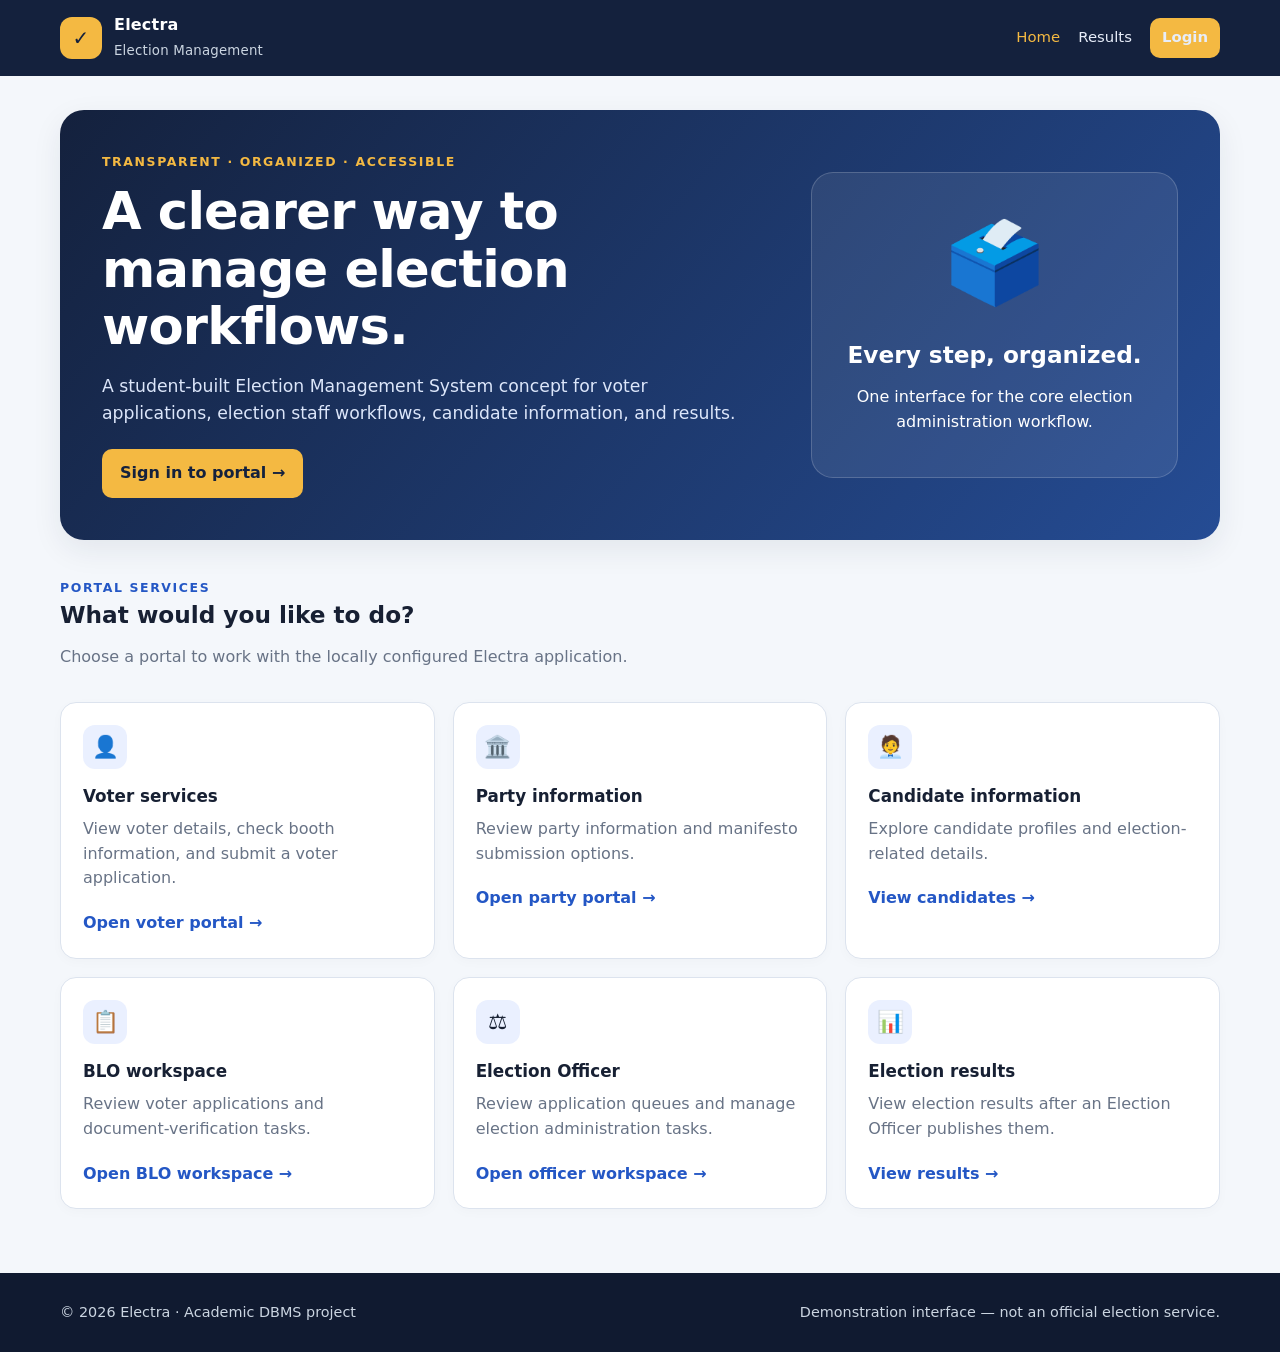
<file: Frontend/index.html>
<!doctype html>
<html lang="en">
<head><meta charset="utf-8"><meta http-equiv="refresh" content="0; url=pages/index.html"><meta name="viewport" content="width=device-width, initial-scale=1"><title>Electra - Election Management System</title></head>
<body><p>Opening <a href="pages/index.html">Electra</a>...</p></body>
</html>
</file>
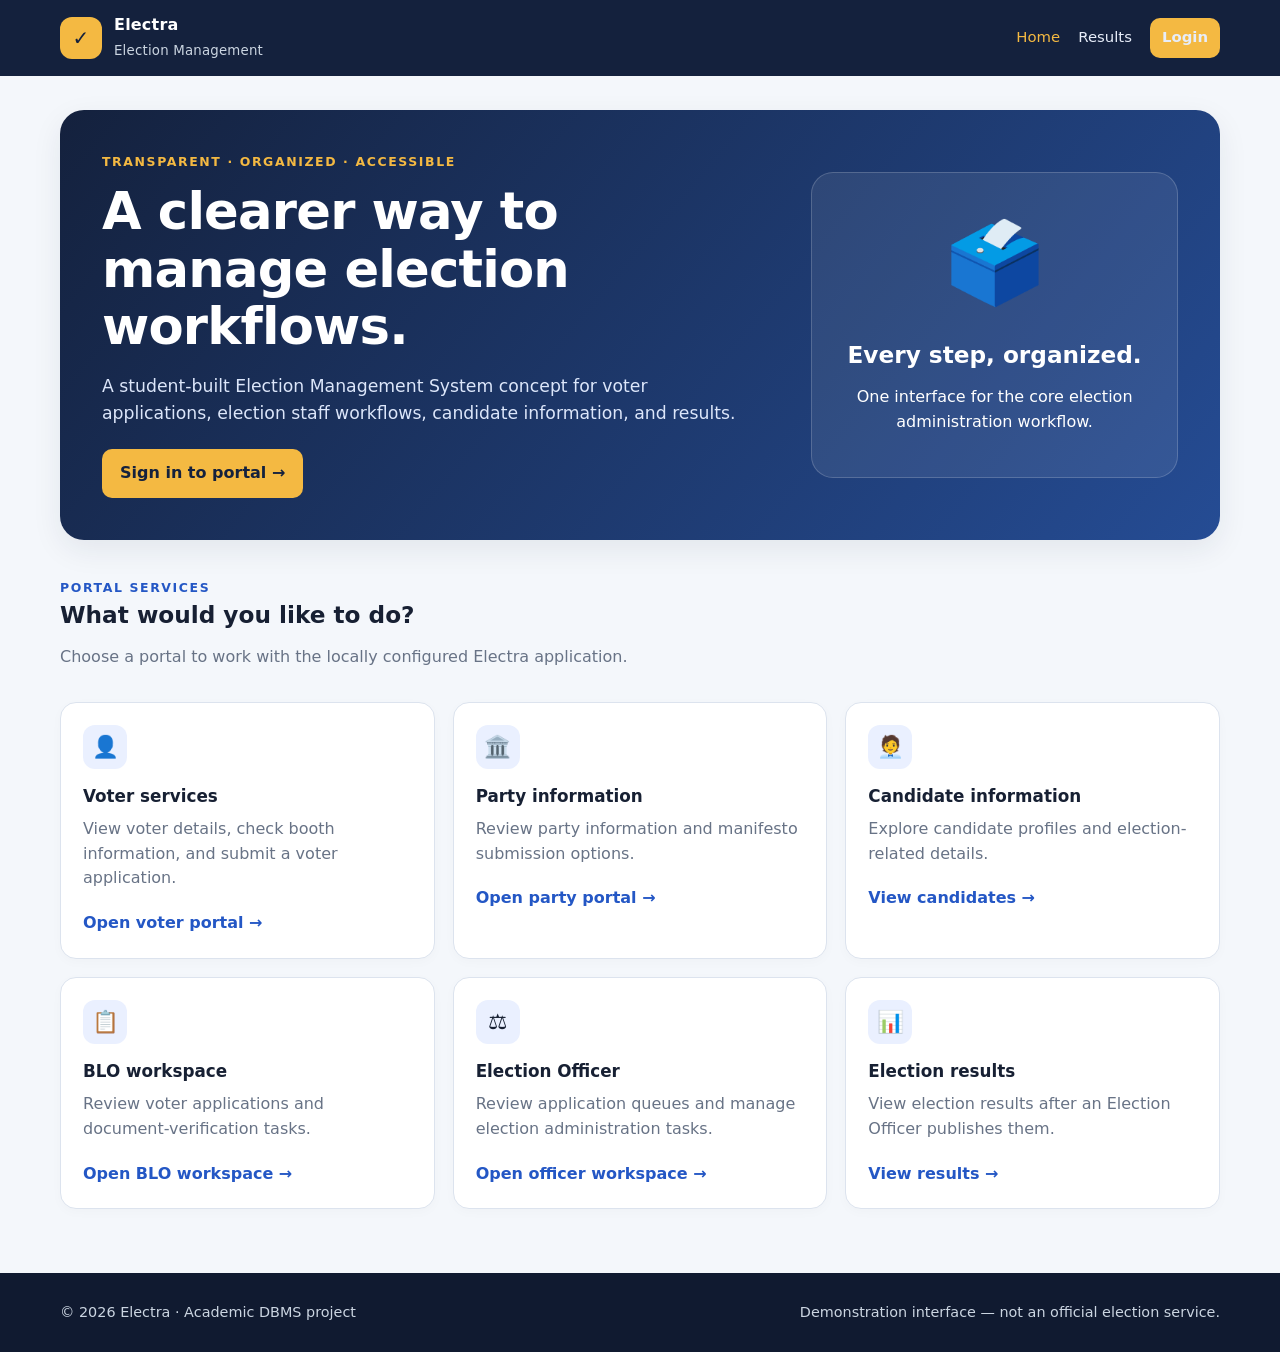
<file: Frontend/pages/index.html>
<!doctype html>
<html lang="en">
<head>
  <meta charset="utf-8">
  <meta name="viewport" content="width=device-width, initial-scale=1">
  <meta name="description" content="Electra election management system academic project">
  <title>Home | Electra</title>
  <link rel="stylesheet" href="../css/style.css">
  <script defer src="../js/main.js"></script>
  <script defer src="../js/auth.js"></script>
</head>
<body>
<header class="site-header">
  <div class="nav-wrap">
    <a class="brand" href="index.html"><span class="brand-mark">✓</span><span>Electra<br><small style="font-weight:500;color:#cbd5e1">Election Management</small></span></a>
    <nav class="nav-links" aria-label="Main navigation">
      <a href="index.html">Home</a>
      <a href="results.html">Results</a>
      <a class="btn btn-gold btn-small" href="login.html">Login</a>
    </nav>
  </div>
</header>
<main>

<section class="hero">
  <div>
    <div class="eyebrow">Transparent · Organized · Accessible</div>
    <h1>A clearer way to manage election workflows.</h1>
    <p class="lead">A student-built Election Management System concept for voter applications, election staff workflows, candidate information, and results.</p>
    <div class="actions">
      <a class="btn btn-gold" href="login.html">Sign in to portal →</a>
    </div>
  </div>
  <div class="hero-art"><span class="big-icon">🗳️</span><h2>Every step, organized.</h2><p>One interface for the core election administration workflow.</p></div>
</section>
<section class="section" id="services">
  <div class="section-head"><div><div class="eyebrow" style="color:var(--blue)">Portal services</div><h2>What would you like to do?</h2><p class="muted">Choose a portal to work with the locally configured Electra application.</p></div></div>
  <div class="grid">
    <article class="card"><div class="card-icon">👤</div><h3>Voter services</h3><p>View voter details, check booth information, and submit a voter application.</p><a class="card-link" href="voter.html">Open voter portal →</a></article>
    <article class="card"><div class="card-icon">🏛️</div><h3>Party information</h3><p>Review party information and manifesto submission options.</p><a class="card-link" href="party.html">Open party portal →</a></article>
    <article class="card"><div class="card-icon">🧑‍💼</div><h3>Candidate information</h3><p>Explore candidate profiles and election-related details.</p><a class="card-link" href="candidate.html">View candidates →</a></article>
    <article class="card"><div class="card-icon">📋</div><h3>BLO workspace</h3><p>Review voter applications and document-verification tasks.</p><a class="card-link" href="blo.html">Open BLO workspace →</a></article>
    <article class="card"><div class="card-icon">⚖️</div><h3>Election Officer</h3><p>Review application queues and manage election administration tasks.</p><a class="card-link" href="election-officer.html">Open officer workspace →</a></article>
    <article class="card"><div class="card-icon">📊</div><h3>Election results</h3><p>View election results after an Election Officer publishes them.</p><a class="card-link" href="results.html">View results →</a></article>
  </div>
</section>


</main>
<footer class="site-footer"><div class="footer-inner">
  <span>© <span data-current-year></span> Electra · Academic DBMS project</span>
  <span>Demonstration interface — not an official election service.</span>
</div></footer><div class="toast" role="status" aria-live="polite"></div>
</body>
</html>
</file>
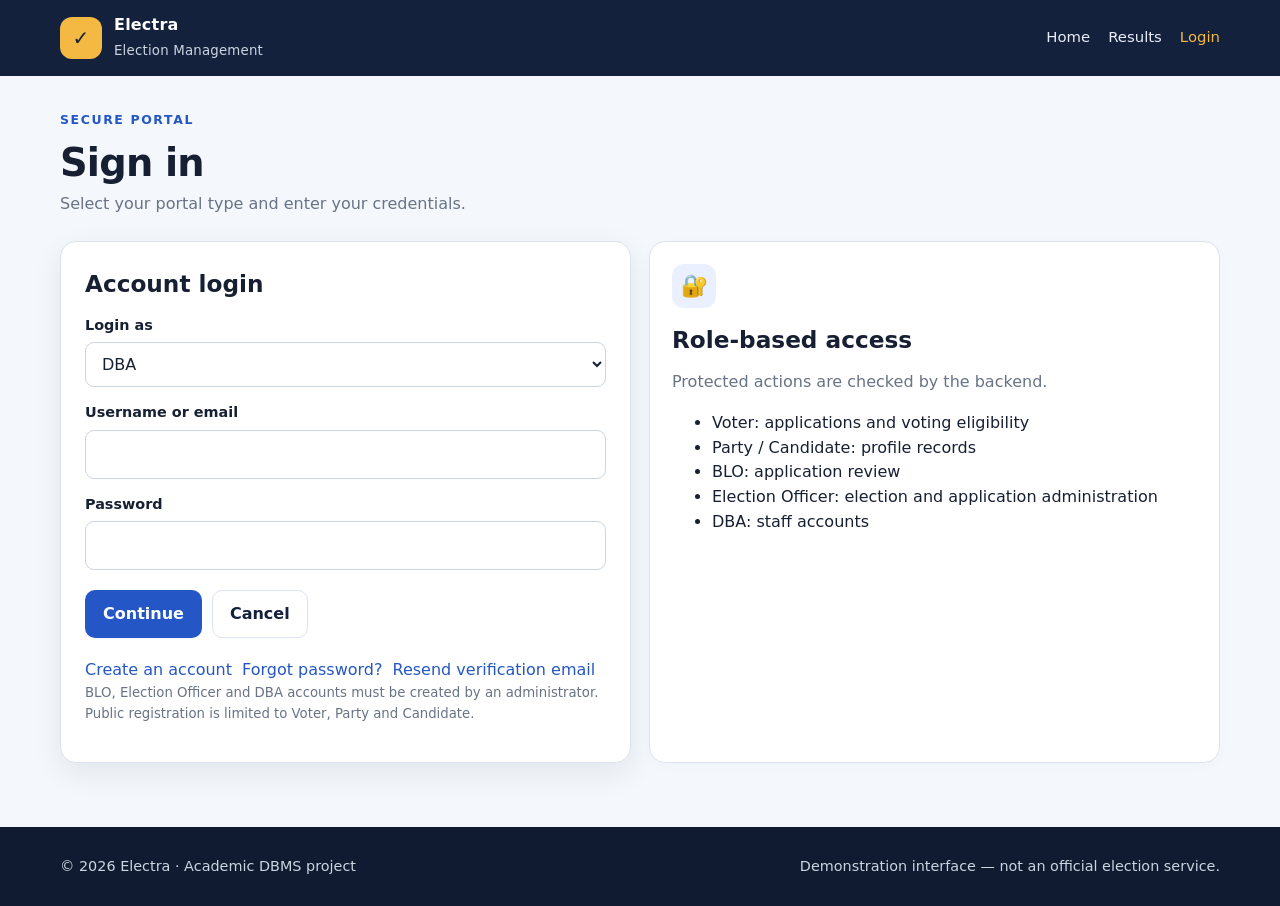
<file: Frontend/pages/account.html>
<!doctype html>
<html lang="en"><head><meta charset="utf-8"><meta name="viewport" content="width=device-width, initial-scale=1">
<meta name="description" content="Electra academic Election Management System"><title>Account Management | Electra</title>
<link rel="stylesheet" href="../css/style.css">
<script defer src="../js/config.js"></script><script defer src="../js/api.js"></script><script defer src="../js/main.js"></script><script defer src="../js/auth.js"></script><script defer src="../js/dashboard.js"></script>
</head><body><header class="site-header"><div class="nav-wrap">
<a class="brand" href="index.html"><span class="brand-mark">✓</span><span>Electra<br><small style="font-weight:500;color:#cbd5e1">Election Management</small></span></a>
<nav class="nav-links" aria-label="Main navigation"><a href="index.html">Home</a><a href="results.html">Results</a><a href="login.html">Login</a></nav>
</div></header><main>
<section class="page-title"><div class="eyebrow" style="color:var(--blue)">System administration</div><h1>Account management</h1><p class="muted">Create staff accounts and manage user access. This page is restricted to DBA users.</p></section>

<section class="panel"><h2>Create staff account</h2><form id="staff-form"><div class="form-grid"><div class="field"><label for="staff-role">Role</label><select id="staff-role" required><option value="">Choose role</option><option value="BLO">BLO</option><option value="Election Officer">Election Officer</option></select></div><div class="field"><label for="staff-name">Full name</label><input id="staff-name" required maxlength="100"></div><div class="field"><label for="staff-username">Username</label><input id="staff-username" required minlength="4" maxlength="40" pattern="[A-Za-z0-9_]+"></div><div class="field"><label for="staff-email">Email</label><input id="staff-email" type="email" required></div><div class="field"><label for="staff-password">Temporary password</label><input id="staff-password" type="password" required minlength="8"></div></div><div class="form-actions"><button class="btn" type="submit">Create staff account</button></div></form></section>
<section class="section panel"><div class="section-head"><h2>Registered accounts</h2><button class="btn btn-secondary btn-small" id="refresh-accounts" type="button">Refresh</button></div><div class="table-wrap"><table><thead><tr><th>Name</th><th>Username</th><th>Email</th><th>Role</th><th>Status</th><th>Actions</th></tr></thead><tbody id="accounts-list"><tr><td colspan="6">Loading…</td></tr></tbody></table></div></section>

</main><footer class="site-footer"><div class="footer-inner"><span>© <span data-current-year></span> Electra · Academic DBMS project</span><span>Demonstration interface — not an official election service.</span></div></footer><div class="toast" role="status" aria-live="polite"></div></body></html>
</file>
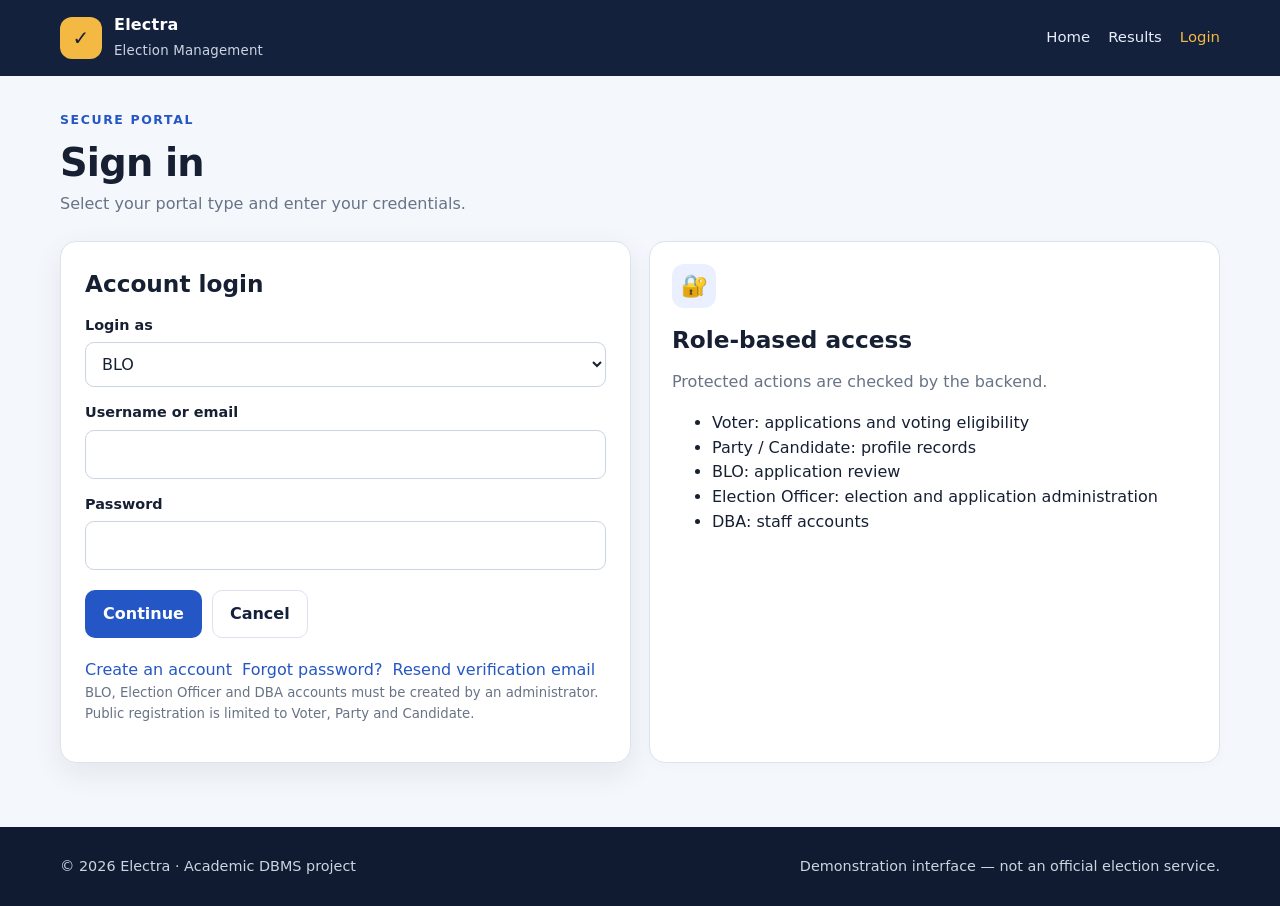
<file: Frontend/pages/blo.html>
<!doctype html>
<html lang="en"><head><meta charset="utf-8"><meta name="viewport" content="width=device-width, initial-scale=1">
<meta name="description" content="Electra academic Election Management System"><title>BLO Dashboard | Electra</title>
<link rel="stylesheet" href="../css/style.css">
<script defer src="../js/config.js"></script><script defer src="../js/api.js"></script><script defer src="../js/main.js"></script><script defer src="../js/auth.js"></script><script defer src="../js/dashboard.js"></script>
</head><body><header class="site-header"><div class="nav-wrap">
<a class="brand" href="index.html"><span class="brand-mark">✓</span><span>Electra<br><small style="font-weight:500;color:#cbd5e1">Election Management</small></span></a>
<nav class="nav-links" aria-label="Main navigation"><a href="index.html">Home</a><a href="results.html">Results</a><a href="login.html">Login</a></nav>
</div></header><main>
<section class="page-title"><div class="eyebrow" style="color:var(--blue)">BLO workspace</div><h1>Booth Level Officer dashboard</h1><p class="muted">Review voter applications and record verification outcomes.</p></section>

<section class="section panel"><div class="section-head"><div><h2>Application review queue</h2><p class="muted">Records are retrieved from the MySQL database.</p></div><button class="btn btn-secondary btn-small" id="refresh-applications" type="button">Refresh queue</button></div><div class="table-wrap"><table><thead><tr><th>Reference</th><th>Applicant</th><th>Request</th><th>Booth</th><th>Status</th><th>Review</th></tr></thead><tbody id="review-queue"><tr><td colspan="6">Loading…</td></tr></tbody></table></div></section>
<section class="section panel"><h2>Record review outcome</h2><form id="review-form"><input id="review-id" type="hidden"><div class="form-grid"><div class="field"><label for="app-ref">Application reference</label><input id="app-ref" required></div><div class="field"><label for="review-outcome">Outcome</label><select id="review-outcome" required><option value="">Choose outcome</option><option value="Approved">Approve</option><option value="Needs Information">Request more information</option><option value="Rejected">Reject</option></select></div><div class="field full"><label for="review-notes">Review notes</label><textarea id="review-notes"></textarea></div></div><div class="form-actions"><button class="btn" type="submit">Save review</button></div></form></section>

</main><footer class="site-footer"><div class="footer-inner"><span>© <span data-current-year></span> Electra · Academic DBMS project</span><span>Demonstration interface — not an official election service.</span></div></footer><div class="toast" role="status" aria-live="polite"></div></body></html>
</file>
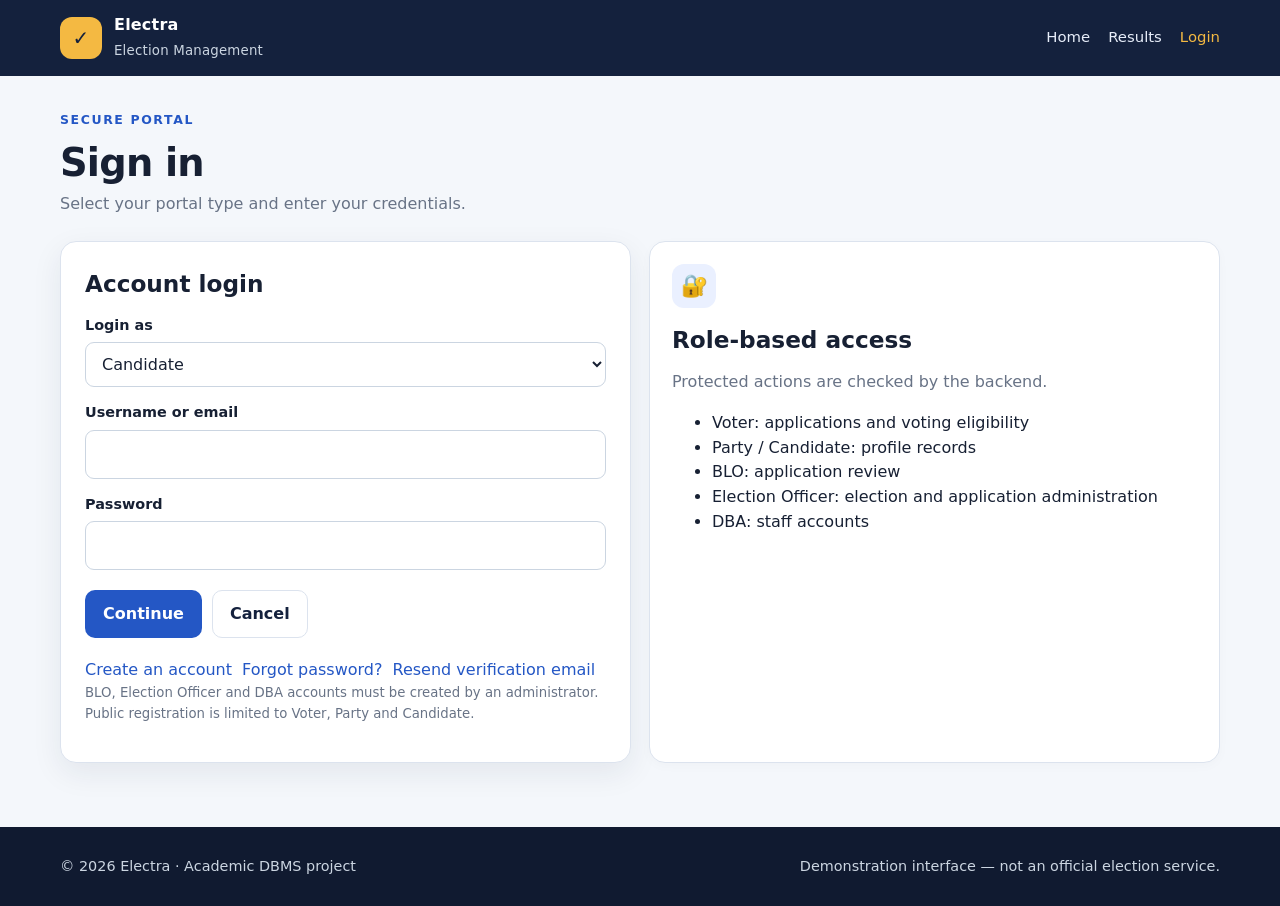
<file: Frontend/pages/candidate.html>
<!doctype html>
<html lang="en"><head><meta charset="utf-8"><meta name="viewport" content="width=device-width, initial-scale=1">
<meta name="description" content="Electra academic Election Management System"><title>Candidate Portal | Electra</title>
<link rel="stylesheet" href="../css/style.css">
<script defer src="../js/config.js"></script><script defer src="../js/api.js"></script><script defer src="../js/main.js"></script><script defer src="../js/auth.js"></script><script defer src="../js/dashboard.js"></script>
</head><body><header class="site-header"><div class="nav-wrap">
<a class="brand" href="index.html"><span class="brand-mark">✓</span><span>Electra<br><small style="font-weight:500;color:#cbd5e1">Election Management</small></span></a>
<nav class="nav-links" aria-label="Main navigation"><a href="index.html">Home</a><a href="results.html">Results</a><a href="login.html">Login</a></nav>
</div></header><main>
<section class="page-title"><div class="eyebrow" style="color:var(--blue)">Candidate portal</div><h1>Candidate dashboard</h1><p class="muted">Maintain your candidate profile and review the candidate directory.</p></section>

<section class="panel"><h2>My candidate profile</h2><form id="candidate-profile-form"><div class="form-grid"><div class="field"><label for="candidate-name">Candidate name</label><input id="candidate-name" required></div><div class="field"><label for="candidate-party">Party</label><select id="candidate-party"><option value="">Independent / no party</option></select></div><div class="field"><label for="candidate-constituency">Constituency</label><input id="candidate-constituency"></div><div class="field"><label for="candidate-contact">Contact email</label><input id="candidate-contact" type="email"></div><div class="field full"><label for="candidate-bio">Public profile summary</label><textarea id="candidate-bio"></textarea></div></div><div class="form-actions"><button class="btn" type="submit">Save candidate profile</button></div></form></section>
<section class="section panel"><div class="section-head"><h2>Candidate directory</h2><button class="btn btn-secondary btn-small" id="refresh-candidates" type="button">Refresh</button></div><div class="table-wrap"><table><thead><tr><th>Candidate</th><th>Party</th><th>Constituency</th><th>Contact</th><th>Profile</th></tr></thead><tbody id="candidate-directory"><tr><td colspan="5">Loading…</td></tr></tbody></table></div></section>

</main><footer class="site-footer"><div class="footer-inner"><span>© <span data-current-year></span> Electra · Academic DBMS project</span><span>Demonstration interface — not an official election service.</span></div></footer><div class="toast" role="status" aria-live="polite"></div></body></html>
</file>
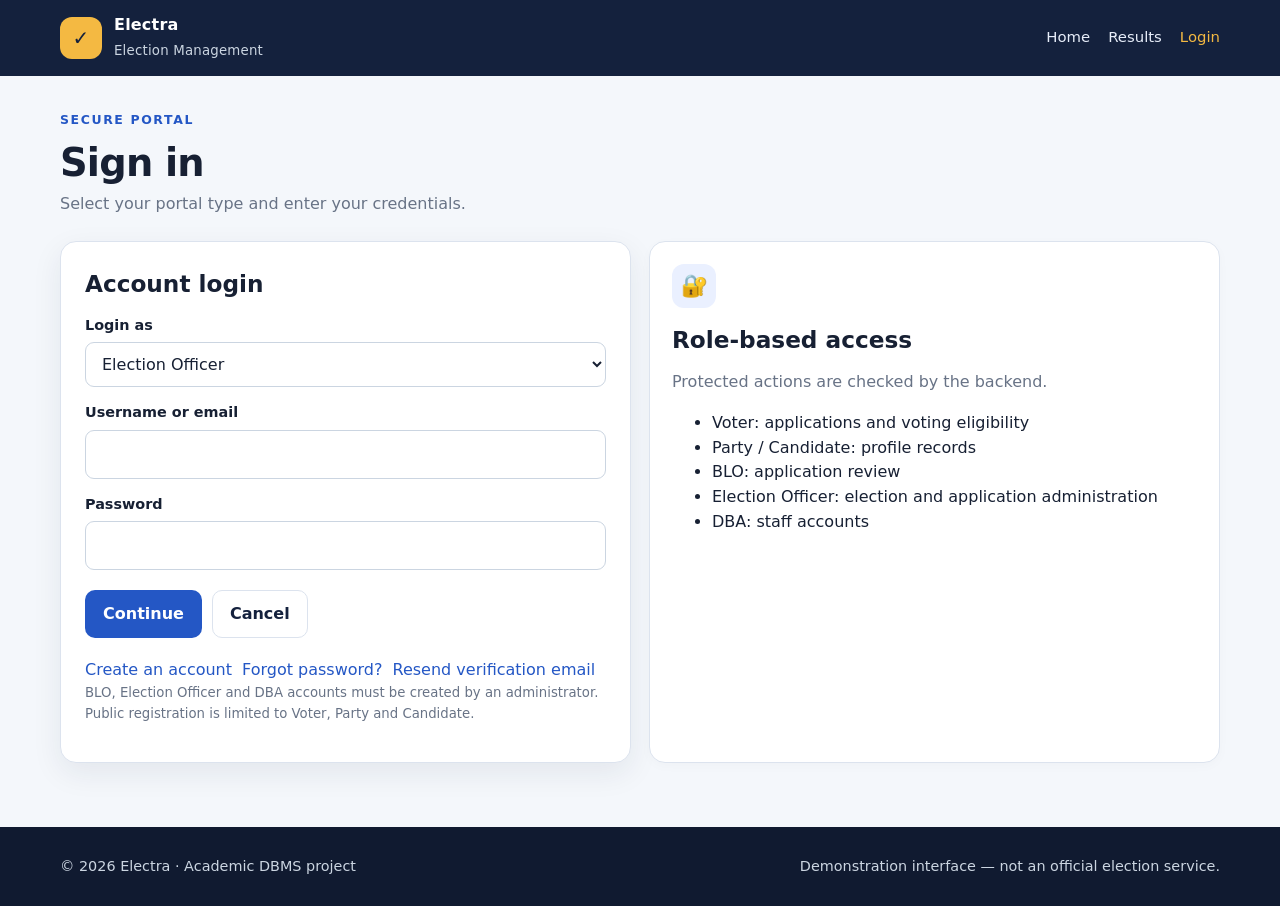
<file: Frontend/pages/election-officer.html>
<!doctype html>
<html lang="en"><head><meta charset="utf-8"><meta name="viewport" content="width=device-width, initial-scale=1">
<meta name="description" content="Electra academic Election Management System"><title>Election Officer | Electra</title>
<link rel="stylesheet" href="../css/style.css">
<script defer src="../js/config.js"></script><script defer src="../js/api.js"></script><script defer src="../js/main.js"></script><script defer src="../js/auth.js"></script><script defer src="../js/dashboard.js"></script>
</head><body><header class="site-header"><div class="nav-wrap">
<a class="brand" href="index.html"><span class="brand-mark">✓</span><span>Electra<br><small style="font-weight:500;color:#cbd5e1">Election Management</small></span></a>
<nav class="nav-links" aria-label="Main navigation"><a href="index.html">Home</a><a href="results.html">Results</a><a href="login.html">Login</a></nav>
</div></header><main>
<section class="page-title"><div class="eyebrow" style="color:var(--blue)">Administration</div><h1>Election Officer dashboard</h1><p class="muted">Review applications, create elections, assign candidates and manage election status.</p></section>

<section class="section panel"><div class="section-head"><h2>Application decision queue</h2><button class="btn btn-secondary btn-small" id="refresh-applications" type="button">Refresh</button></div><div class="table-wrap"><table><thead><tr><th>Reference</th><th>Applicant</th><th>Type</th><th>Status</th><th>Decision</th></tr></thead><tbody id="officer-applications"><tr><td colspan="5">Loading…</td></tr></tbody></table></div></section>
<div class="grid two section"><section class="panel"><h2>Create election</h2><form id="election-form"><div class="field"><label for="election-name">Election name</label><input id="election-name" required maxlength="150"></div><div class="field" style="margin-top:14px"><label for="election-date">Election date</label><input id="election-date" type="date" required></div><div class="field" style="margin-top:14px"><label for="election-status">Initial status</label><select id="election-status"><option value="Draft">Draft</option><option value="Scheduled">Scheduled</option></select></div><div class="field" style="margin-top:14px"><label for="election-description">Description</label><textarea id="election-description"></textarea></div><div class="form-actions"><button class="btn" type="submit">Create election</button></div></form></section>
<section class="panel"><h2>Assign candidate to election</h2><form id="assign-candidate-form"><div class="field"><label for="assign-election">Election</label><select id="assign-election" required><option value="">Select election</option></select></div><div class="field" style="margin-top:14px"><label for="assign-candidate">Candidate</label><select id="assign-candidate" required><option value="">Select candidate</option></select></div><div class="field" style="margin-top:14px"><label for="assign-booth">Booth (optional)</label><select id="assign-booth"><option value="">All / not specified</option></select></div><div class="form-actions"><button class="btn" type="submit">Assign candidate</button></div></form></section></div>
<section class="section panel"><h2>Election management</h2><div class="table-wrap"><table><thead><tr><th>Election</th><th>Date</th><th>Status</th><th>Update status</th></tr></thead><tbody id="election-list"><tr><td colspan="4">Loading…</td></tr></tbody></table></div></section>

</main><footer class="site-footer"><div class="footer-inner"><span>© <span data-current-year></span> Electra · Academic DBMS project</span><span>Demonstration interface — not an official election service.</span></div></footer><div class="toast" role="status" aria-live="polite"></div></body></html>
</file>
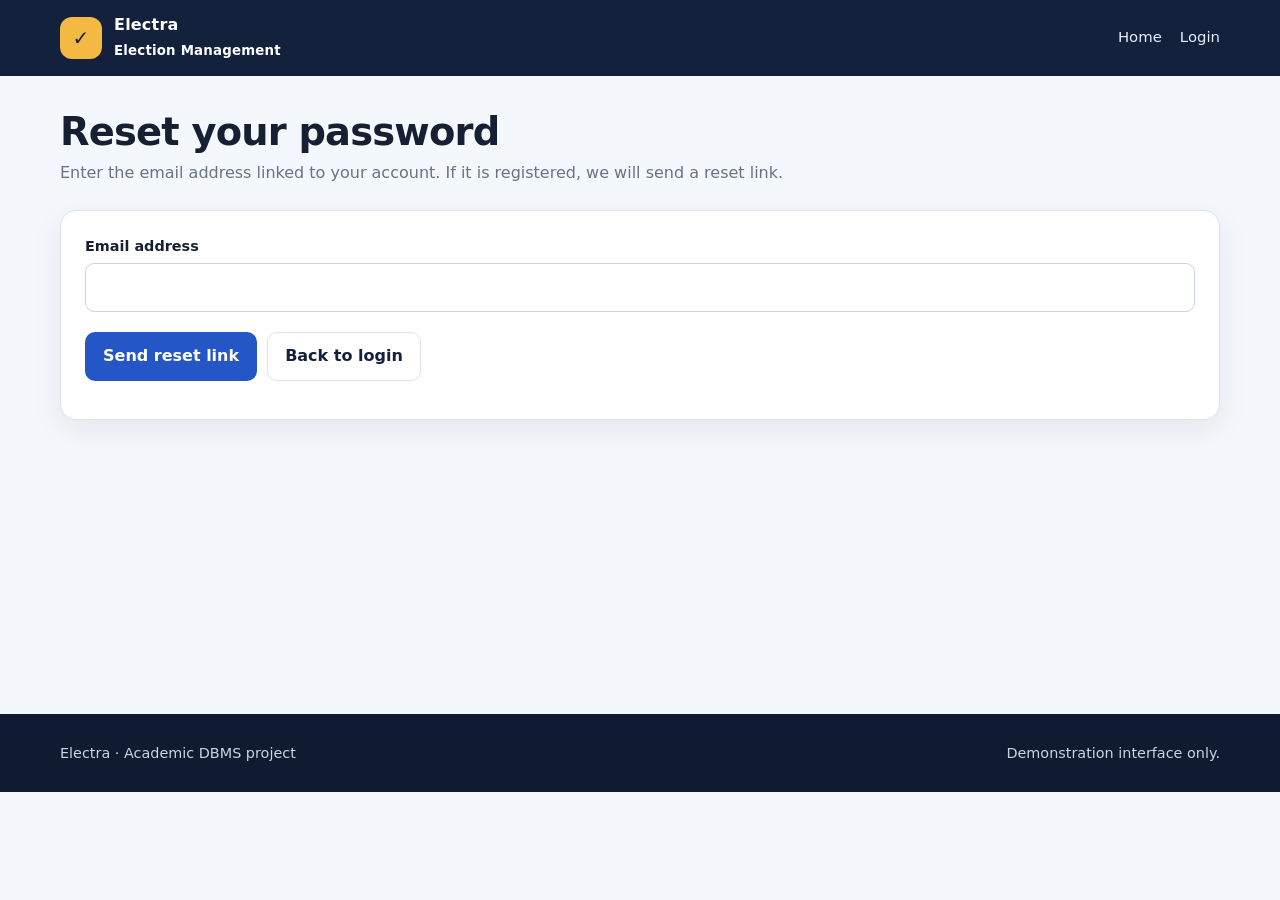
<file: Frontend/pages/forgot-password.html>
<!doctype html>
<html lang="en"><head><meta charset="utf-8"><meta name="viewport" content="width=device-width, initial-scale=1">
<meta name="description" content="Request a password reset for Electra"><title>Forgot password | Electra</title>
<link rel="stylesheet" href="../css/style.css">
<script defer src="../js/config.js"></script><script defer src="../js/api.js"></script><script defer src="../js/main.js"></script><script defer src="../js/account-recovery.js"></script></head>
<body><header class="site-header"><div class="nav-wrap"><a class="brand" href="index.html"><span class="brand-mark">✓</span><span>Electra<br><small>Election Management</small></span></a><nav class="nav-links"><a href="index.html">Home</a><a href="login.html">Login</a></nav></div></header>
<main><section class="page-title"><h1>Reset your password</h1><p class="muted">Enter the email address linked to your account. If it is registered, we will send a reset link.</p></section>
<section class="panel"><form id="forgot-password-form"><div class="field"><label for="recovery-email">Email address</label><input id="recovery-email" name="email" type="email" autocomplete="email" required maxlength="254"></div><div class="form-actions"><button class="btn" type="submit">Send reset link</button><a class="btn btn-secondary" href="login.html">Back to login</a></div></form><p id="recovery-message" class="help" role="status" aria-live="polite"></p></section></main>
<footer class="site-footer"><div class="footer-inner"><span>Electra · Academic DBMS project</span><span>Demonstration interface only.</span></div></footer><div class="toast" role="status" aria-live="polite"></div></body></html>
</file>
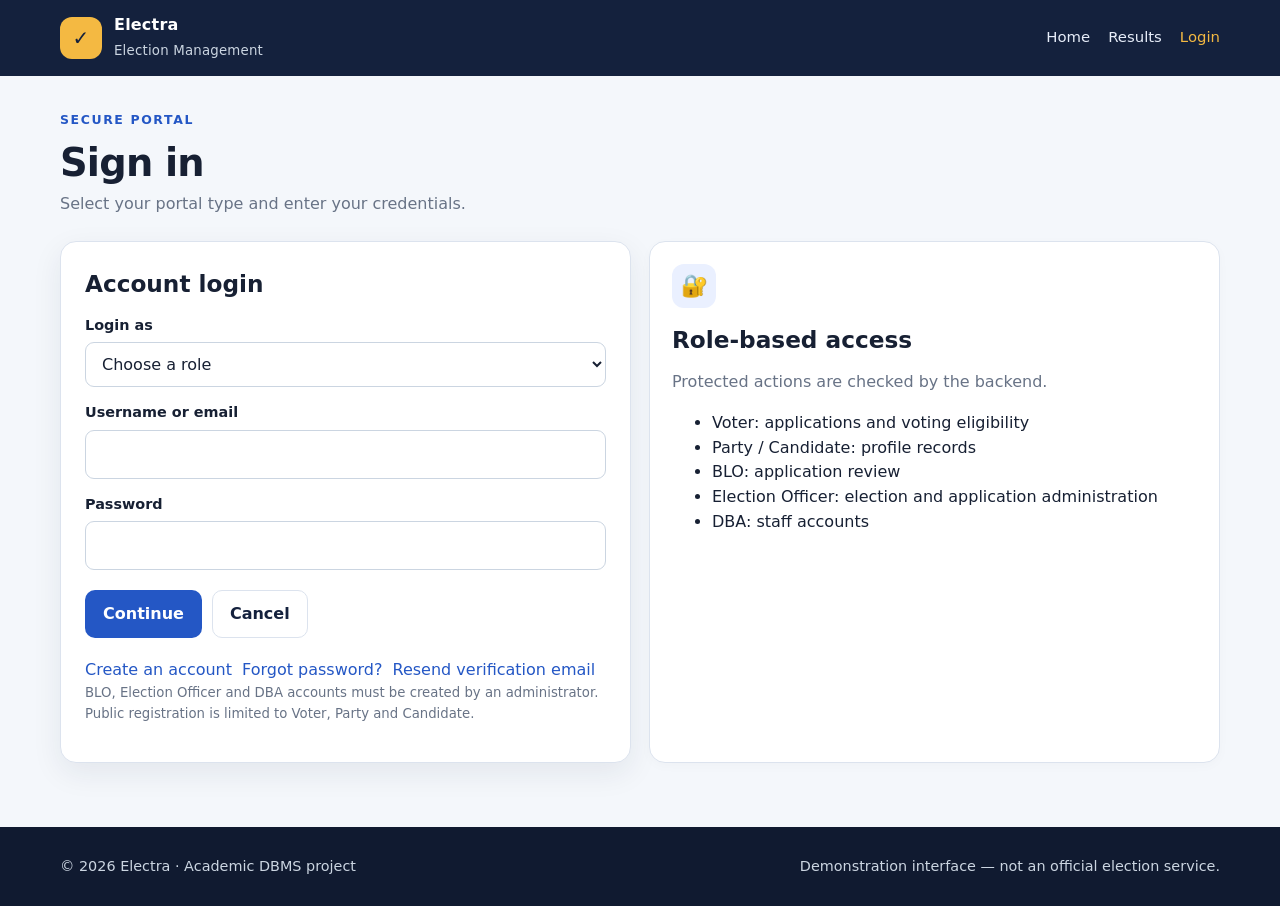
<file: Frontend/pages/login.html>
<!doctype html>
<html lang="en"><head><meta charset="utf-8"><meta name="viewport" content="width=device-width, initial-scale=1">
<meta name="description" content="Electra academic Election Management System"><title>Login | Electra</title>
<link rel="stylesheet" href="../css/style.css">
<script defer src="../js/config.js"></script><script defer src="../js/api.js"></script><script defer src="../js/main.js"></script><script defer src="../js/auth.js"></script>
</head><body><header class="site-header"><div class="nav-wrap">
<a class="brand" href="index.html"><span class="brand-mark">✓</span><span>Electra<br><small style="font-weight:500;color:#cbd5e1">Election Management</small></span></a>
<nav class="nav-links" aria-label="Main navigation"><a href="index.html">Home</a><a href="results.html">Results</a><a href="login.html">Login</a></nav>
</div></header><main>
<section class="page-title"><div class="eyebrow" style="color:var(--blue)">Secure portal</div><h1>Sign in</h1><p class="muted">Select your portal type and enter your credentials.</p></section>

<div class="grid two"><section class="panel"><h2>Account login</h2>
<form id="login-form"><div class="field"><label for="login-role">Login as</label><select id="login-role" name="role" required><option value="">Choose a role</option><option>Voter</option><option>Party</option><option>Candidate</option><option>BLO</option><option>Election Officer</option><option>DBA</option></select></div>
<div class="field" style="margin-top:14px"><label for="username">Username or email</label><input id="username" name="username" autocomplete="username" required></div>
<div class="field" style="margin-top:14px"><label for="password">Password</label><input id="password" name="password" type="password" autocomplete="current-password" required></div>
<div class="form-actions"><button class="btn" type="submit">Continue</button><a class="btn btn-secondary" href="index.html">Cancel</a></div></form>
<div class="form-actions"><a href="register.html">Create an account</a><a href="forgot-password.html">Forgot password?</a><a href="verify-email.html">Resend verification email</a></div>
<p class="help">BLO, Election Officer and DBA accounts must be created by an administrator. Public registration is limited to Voter, Party and Candidate.</p></section>
<aside class="card"><div class="card-icon">🔐</div><h2>Role-based access</h2><p>Protected actions are checked by the backend.</p><ul><li>Voter: applications and voting eligibility</li><li>Party / Candidate: profile records</li><li>BLO: application review</li><li>Election Officer: election and application administration</li><li>DBA: staff accounts</li></ul></aside></div>
</main><footer class="site-footer"><div class="footer-inner"><span>© <span data-current-year></span> Electra · Academic DBMS project</span><span>Demonstration interface — not an official election service.</span></div></footer><div class="toast" role="status" aria-live="polite"></div></body></html>
</file>
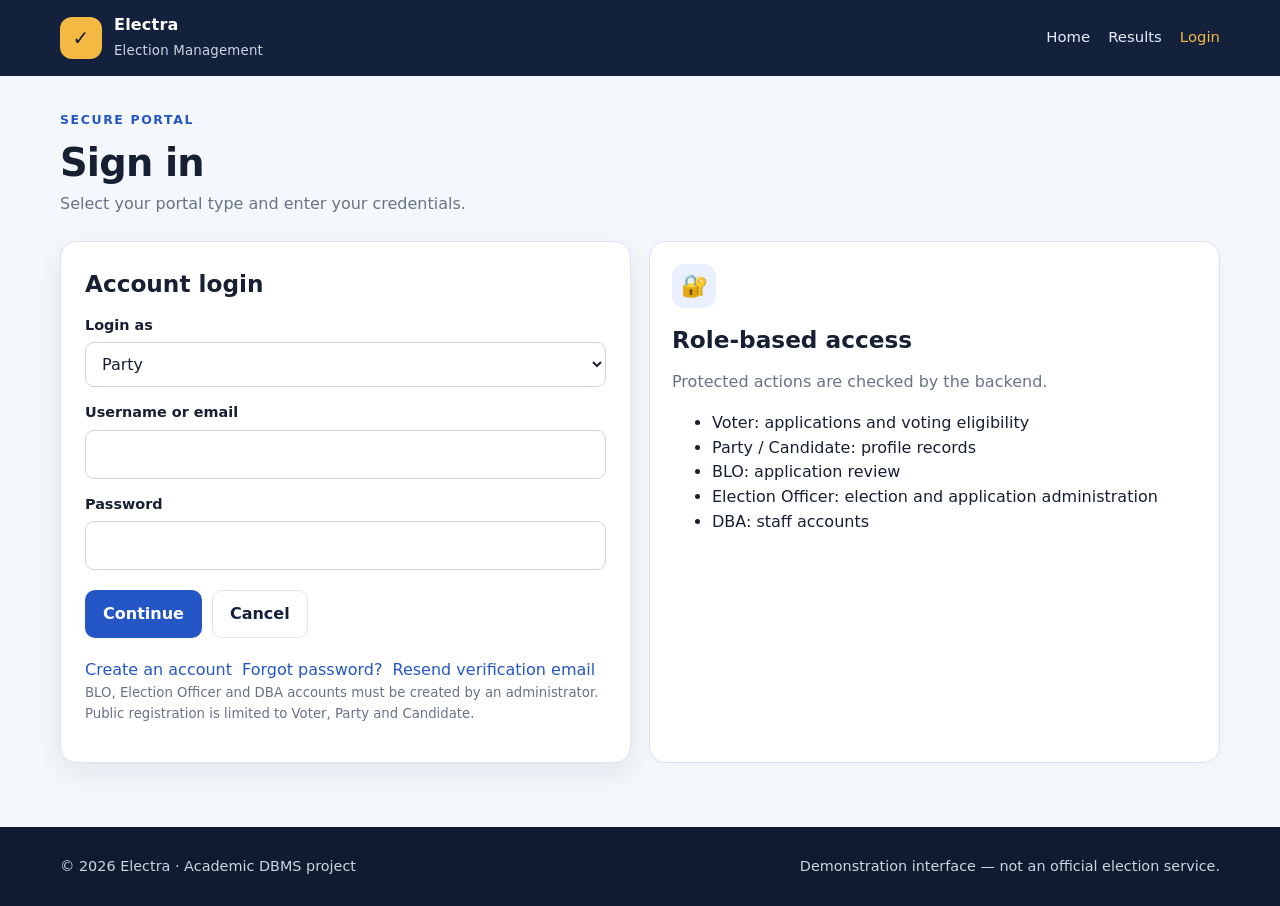
<file: Frontend/pages/party.html>
<!doctype html>
<html lang="en"><head><meta charset="utf-8"><meta name="viewport" content="width=device-width, initial-scale=1">
<meta name="description" content="Electra academic Election Management System"><title>Party Portal | Electra</title>
<link rel="stylesheet" href="../css/style.css">
<script defer src="../js/config.js"></script><script defer src="../js/api.js"></script><script defer src="../js/main.js"></script><script defer src="../js/auth.js"></script><script defer src="../js/dashboard.js"></script>
</head><body><header class="site-header"><div class="nav-wrap">
<a class="brand" href="index.html"><span class="brand-mark">✓</span><span>Electra<br><small style="font-weight:500;color:#cbd5e1">Election Management</small></span></a>
<nav class="nav-links" aria-label="Main navigation"><a href="index.html">Home</a><a href="results.html">Results</a><a href="login.html">Login</a></nav>
</div></header><main>
<section class="page-title"><div class="eyebrow" style="color:var(--blue)">Party portal</div><h1>Party dashboard</h1><p class="muted">Maintain your party details and manage candidates linked to your party account.</p></section>

<div class="grid two"><section class="panel"><h2>Party profile / manifesto</h2><form id="party-profile-form"><div class="field"><label for="party-name">Party name</label><input id="party-name" required maxlength="150"></div><div class="field" style="margin-top:14px"><label for="party-symbol">Election symbol</label><input id="party-symbol" maxlength="100"></div><div class="field" style="margin-top:14px"><label for="party-contact">Official contact email</label><input id="party-contact" type="email"></div><div class="field" style="margin-top:14px"><label for="manifesto">Manifesto summary</label><textarea id="manifesto"></textarea></div><div class="form-actions"><button class="btn" type="submit">Save party profile</button></div></form></section>
<aside class="card"><div class="card-icon">🏛️</div><h2>Party workspace</h2><p>Changes here are stored in your party record. The public party directory displays published profile details.</p><p class="help">Manifesto file upload is not included in this version; the text summary is stored.</p></aside></div>
<section class="section panel"><h2>Register a candidate for your party</h2><form id="party-candidate-form"><div class="form-grid"><div class="field"><label for="new-candidate-name">Candidate name</label><input id="new-candidate-name" required></div><div class="field"><label for="new-candidate-constituency">Constituency</label><input id="new-candidate-constituency"></div><div class="field"><label for="new-candidate-email">Contact email</label><input id="new-candidate-email" type="email"></div><div class="field full"><label for="new-candidate-bio">Public profile summary</label><textarea id="new-candidate-bio"></textarea></div></div><div class="form-actions"><button class="btn" type="submit">Add candidate</button></div></form></section>
<section class="section panel"><h2>My party candidates</h2><div class="table-wrap"><table><thead><tr><th>Name</th><th>Constituency</th><th>Contact</th><th>Bio</th></tr></thead><tbody id="party-candidates"><tr><td colspan="4">Loading…</td></tr></tbody></table></div></section>

</main><footer class="site-footer"><div class="footer-inner"><span>© <span data-current-year></span> Electra · Academic DBMS project</span><span>Demonstration interface — not an official election service.</span></div></footer><div class="toast" role="status" aria-live="polite"></div></body></html>
</file>
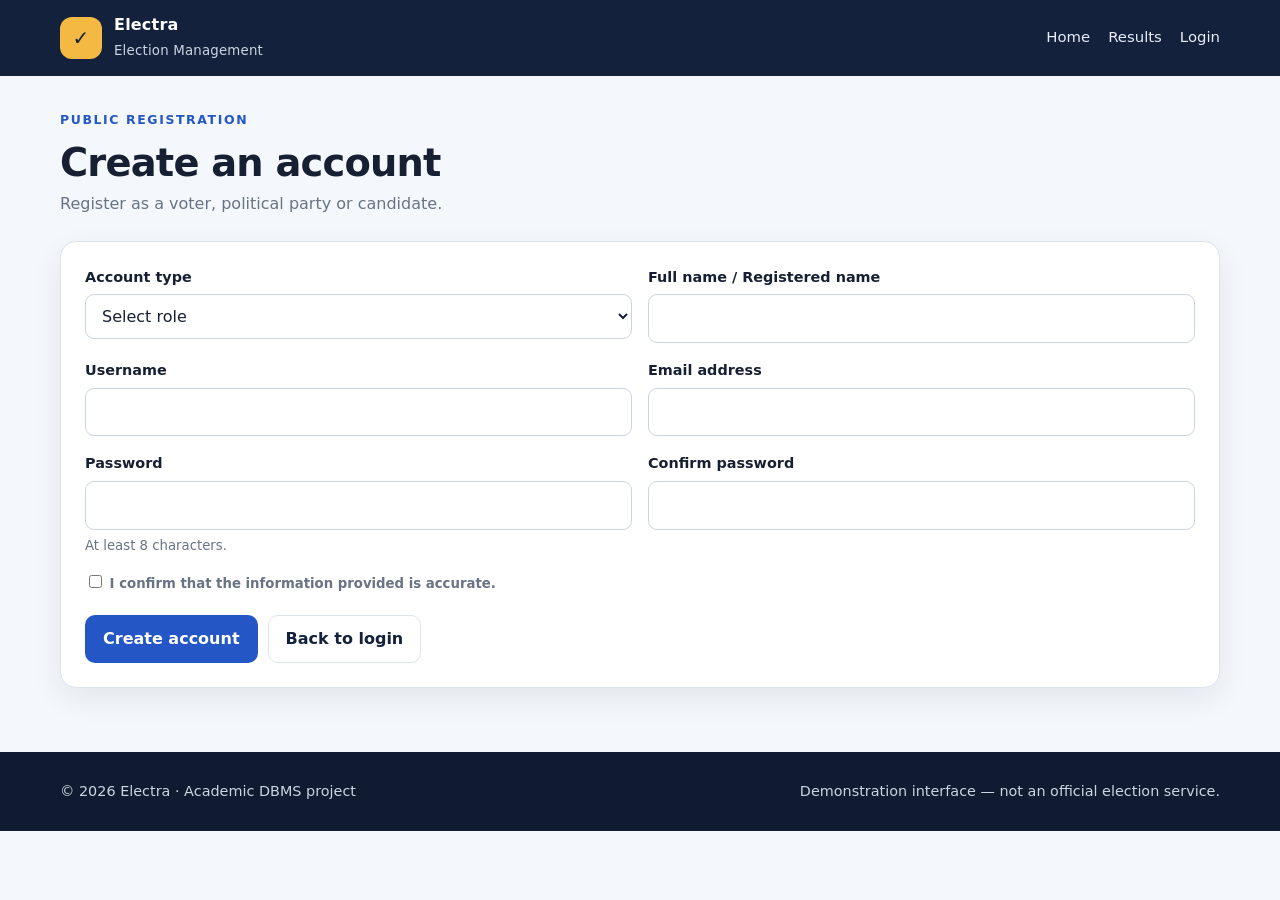
<file: Frontend/pages/register.html>
<!doctype html>
<html lang="en"><head><meta charset="utf-8"><meta name="viewport" content="width=device-width, initial-scale=1">
<meta name="description" content="Electra academic Election Management System"><title>Create account | Electra</title>
<link rel="stylesheet" href="../css/style.css">
<script defer src="../js/config.js"></script><script defer src="../js/api.js"></script><script defer src="../js/main.js"></script><script defer src="../js/auth.js"></script><script defer src="../js/register.js"></script>
</head><body><header class="site-header"><div class="nav-wrap">
<a class="brand" href="index.html"><span class="brand-mark">✓</span><span>Electra<br><small style="font-weight:500;color:#cbd5e1">Election Management</small></span></a>
<nav class="nav-links" aria-label="Main navigation"><a href="index.html">Home</a><a href="results.html">Results</a><a href="login.html">Login</a></nav>
</div></header><main>
<section class="page-title"><div class="eyebrow" style="color:var(--blue)">Public registration</div><h1>Create an account</h1><p class="muted">Register as a voter, political party or candidate.</p></section>

<section class="panel"><form id="register-form"><div class="form-grid">
<div class="field"><label for="role">Account type</label><select id="role" required><option value="">Select role</option><option value="Voter">Voter</option><option value="Party">Party</option><option value="Candidate">Candidate</option></select></div>
<div class="field"><label for="fullName">Full name / Registered name</label><input id="fullName" required maxlength="100"></div>
<div class="field"><label for="username">Username</label><input id="username" required minlength="4" maxlength="40" pattern="[A-Za-z0-9_]+" autocomplete="username"></div>
<div class="field"><label for="email">Email address</label><input id="email" type="email" required autocomplete="email"></div>
<div class="field"><label for="password">Password</label><input id="password" type="password" required minlength="8" autocomplete="new-password"><span class="help">At least 8 characters.</span></div>
<div class="field"><label for="confirmPassword">Confirm password</label><input id="confirmPassword" type="password" required minlength="8" autocomplete="new-password"></div>
<div class="field full"><label class="help"><input type="checkbox" id="terms" required style="width:auto"> I confirm that the information provided is accurate.</label></div></div>
<div class="form-actions"><button class="btn" type="submit">Create account</button><a class="btn btn-secondary" href="login.html">Back to login</a></div></form></section>
</main><footer class="site-footer"><div class="footer-inner"><span>© <span data-current-year></span> Electra · Academic DBMS project</span><span>Demonstration interface — not an official election service.</span></div></footer><div class="toast" role="status" aria-live="polite"></div></body></html>
</file>
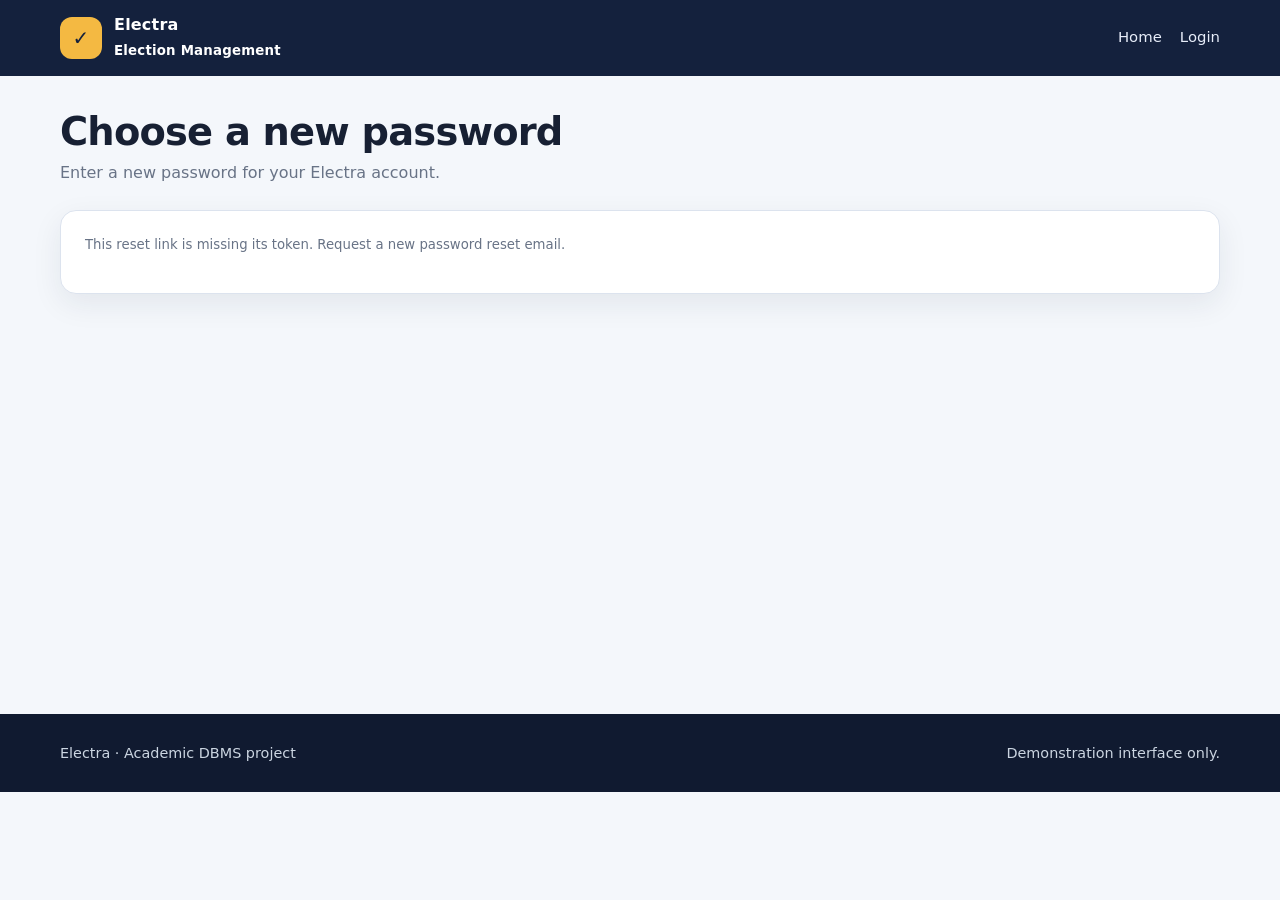
<file: Frontend/pages/reset-password.html>
<!doctype html>
<html lang="en"><head><meta charset="utf-8"><meta name="viewport" content="width=device-width, initial-scale=1">
<meta name="description" content="Choose a new Electra password"><title>Choose new password | Electra</title>
<link rel="stylesheet" href="../css/style.css">
<script defer src="../js/config.js"></script><script defer src="../js/api.js"></script><script defer src="../js/main.js"></script><script defer src="../js/account-recovery.js"></script></head>
<body><header class="site-header"><div class="nav-wrap"><a class="brand" href="index.html"><span class="brand-mark">✓</span><span>Electra<br><small>Election Management</small></span></a><nav class="nav-links"><a href="index.html">Home</a><a href="login.html">Login</a></nav></div></header>
<main><section class="page-title"><h1>Choose a new password</h1><p class="muted">Enter a new password for your Electra account.</p></section>
<section class="panel"><p id="reset-message" class="help" role="status" aria-live="polite"></p><form id="reset-password-form" hidden><div class="field"><label for="new-password">New password</label><input id="new-password" type="password" minlength="8" autocomplete="new-password" required></div><div class="field" style="margin-top:14px"><label for="confirm-new-password">Confirm new password</label><input id="confirm-new-password" type="password" minlength="8" autocomplete="new-password" required></div><div class="form-actions"><button class="btn" type="submit">Update password</button><a class="btn btn-secondary" href="login.html">Back to login</a></div></form></section></main>
<footer class="site-footer"><div class="footer-inner"><span>Electra · Academic DBMS project</span><span>Demonstration interface only.</span></div></footer><div class="toast" role="status" aria-live="polite"></div></body></html>
</file>
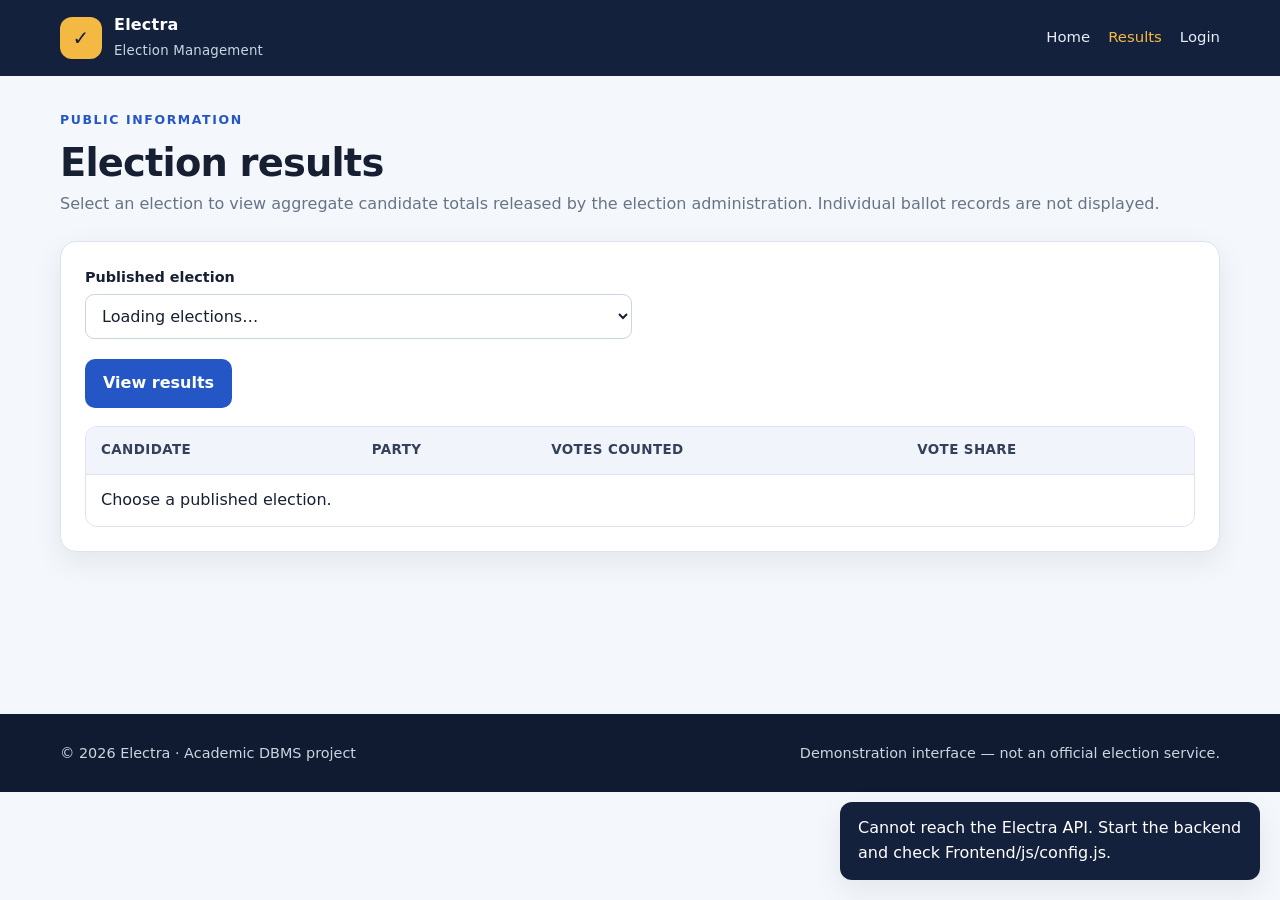
<file: Frontend/pages/results.html>
<!doctype html>
<html lang="en"><head><meta charset="utf-8"><meta name="viewport" content="width=device-width, initial-scale=1">
<meta name="description" content="Electra academic Election Management System"><title>Election Results | Electra</title>
<link rel="stylesheet" href="../css/style.css">
<script defer src="../js/config.js"></script><script defer src="../js/api.js"></script><script defer src="../js/main.js"></script><script defer src="../js/auth.js"></script><script defer src="../js/dashboard.js"></script>
</head><body><header class="site-header"><div class="nav-wrap">
<a class="brand" href="index.html"><span class="brand-mark">✓</span><span>Electra<br><small style="font-weight:500;color:#cbd5e1">Election Management</small></span></a>
<nav class="nav-links" aria-label="Main navigation"><a href="index.html">Home</a><a href="results.html">Results</a><a href="login.html">Login</a></nav>
</div></header><main>
<section class="page-title"><div class="eyebrow" style="color:var(--blue)">Public information</div><h1>Election results</h1><p class="muted">Select an election to view aggregate candidate totals released by the election administration. Individual ballot records are not displayed.</p></section>

<section class="panel"><form id="results-form"><div class="form-grid"><div class="field"><label for="result-election">Published election</label><select id="result-election" required><option value="">Loading elections…</option></select></div></div><div class="form-actions"><button class="btn" type="submit">View results</button></div></form><div id="result-summary" class="help" aria-live="polite"></div><div class="table-wrap" style="margin-top:18px"><table><thead><tr><th>Candidate</th><th>Party</th><th>Votes counted</th><th>Vote share</th></tr></thead><tbody id="results-table"><tr><td colspan="4">Choose a published election.</td></tr></tbody></table></div></section>

</main><footer class="site-footer"><div class="footer-inner"><span>© <span data-current-year></span> Electra · Academic DBMS project</span><span>Demonstration interface — not an official election service.</span></div></footer><div class="toast" role="status" aria-live="polite"></div></body></html>
</file>
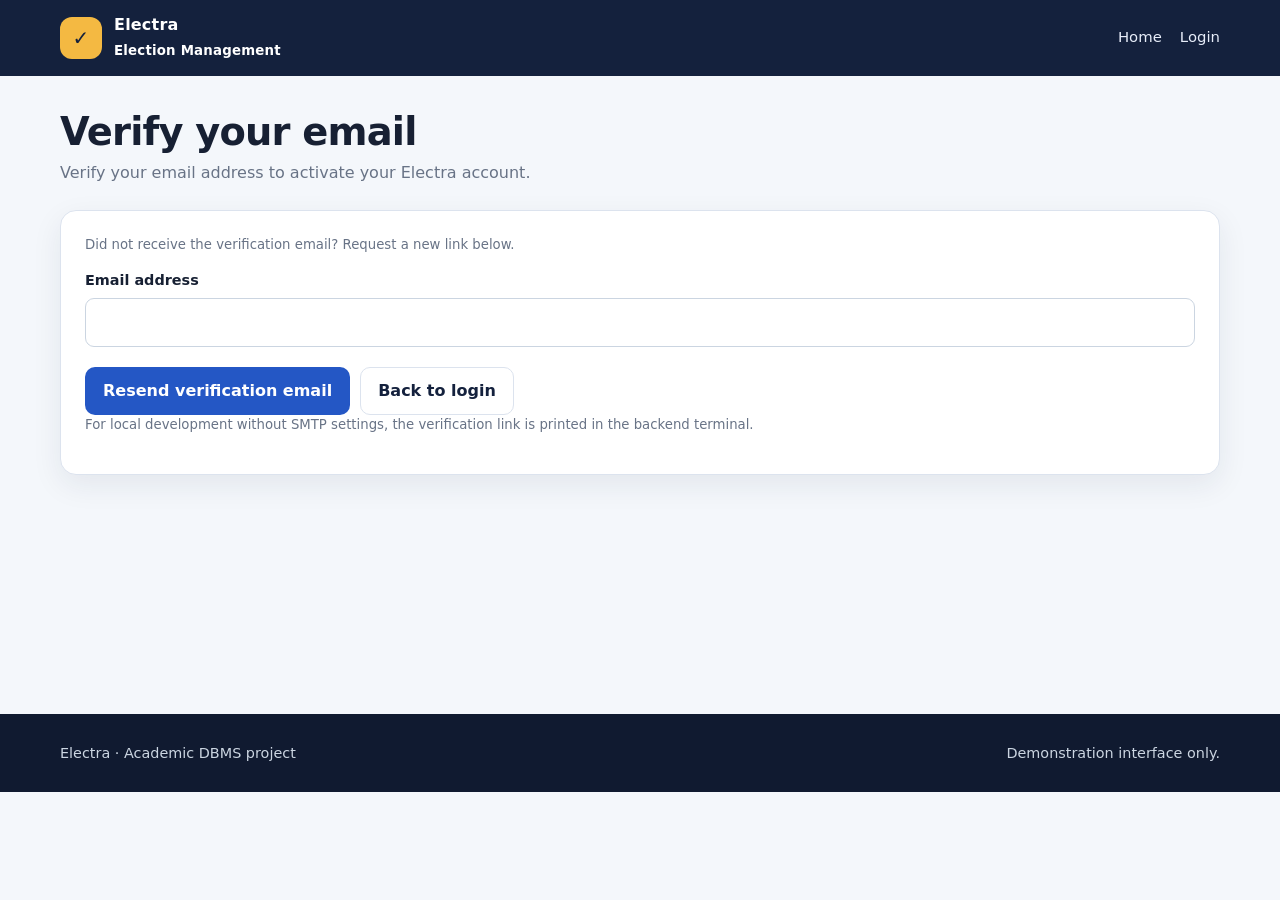
<file: Frontend/pages/verify-email.html>
<!doctype html>
<html lang="en"><head><meta charset="utf-8"><meta name="viewport" content="width=device-width, initial-scale=1">
<meta name="description" content="Verify your Electra email address"><title>Email verification | Electra</title>
<link rel="stylesheet" href="../css/style.css">
<script defer src="../js/config.js"></script><script defer src="../js/api.js"></script><script defer src="../js/main.js"></script><script defer src="../js/account-recovery.js"></script></head>
<body><header class="site-header"><div class="nav-wrap"><a class="brand" href="index.html"><span class="brand-mark">✓</span><span>Electra<br><small>Election Management</small></span></a><nav class="nav-links"><a href="index.html">Home</a><a href="login.html">Login</a></nav></div></header>
<main><section class="page-title"><h1>Verify your email</h1><p class="muted">Verify your email address to activate your Electra account.</p></section>
<section class="panel"><p id="verification-message" class="help" role="status" aria-live="polite">Checking verification link…</p><form id="verify-email-form" hidden><div class="form-actions"><button class="btn" type="submit">Verify email address</button></div></form><form id="resend-verification-form" hidden><div class="field"><label for="verification-email">Email address</label><input id="verification-email" name="email" type="email" autocomplete="email" required maxlength="254"></div><div class="form-actions"><button class="btn" type="submit">Resend verification email</button><a class="btn btn-secondary" href="login.html">Back to login</a></div></form><p class="help">For local development without SMTP settings, the verification link is printed in the backend terminal.</p></section></main>
<footer class="site-footer"><div class="footer-inner"><span>Electra · Academic DBMS project</span><span>Demonstration interface only.</span></div></footer><div class="toast" role="status" aria-live="polite"></div></body></html>
</file>
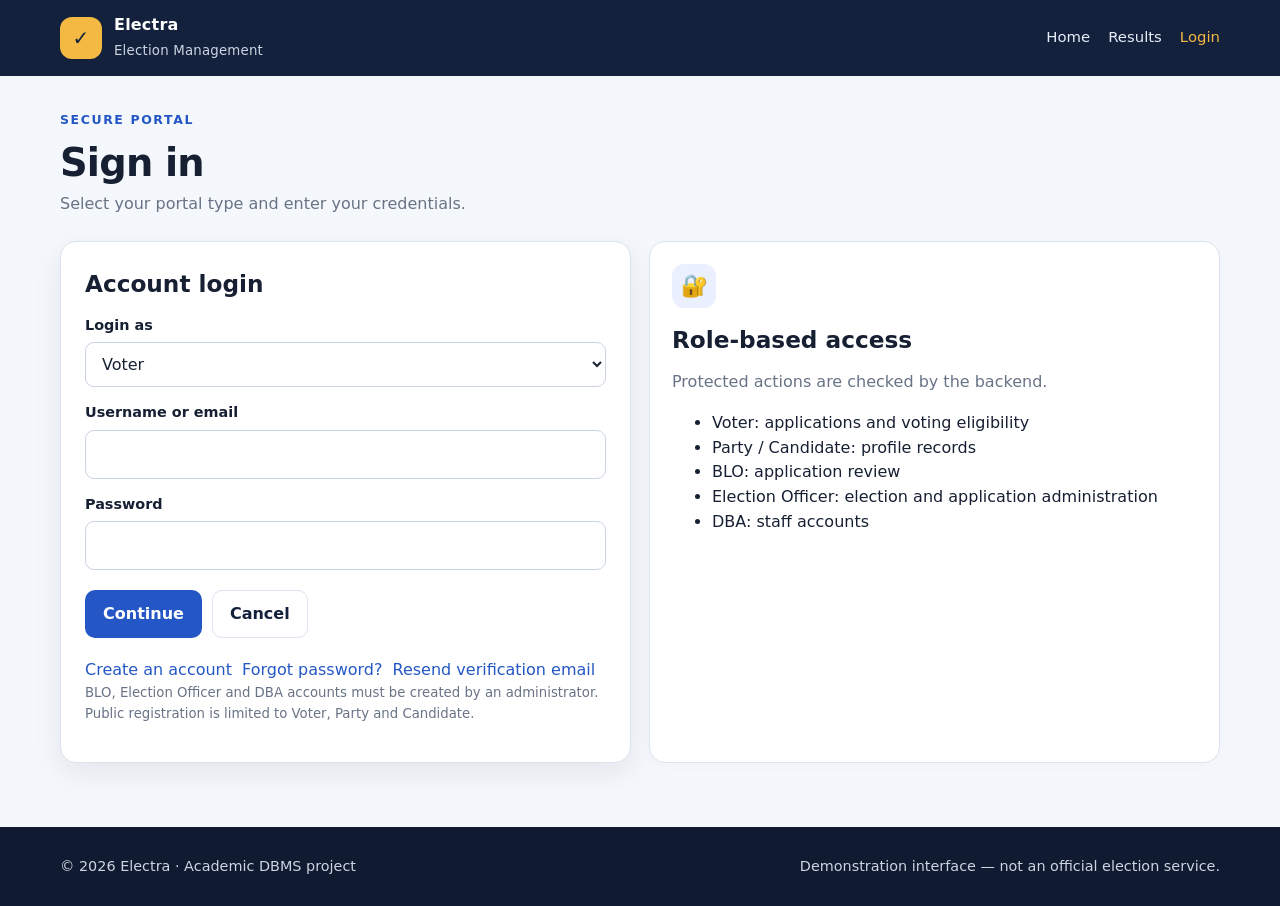
<file: Frontend/pages/voter.html>
<!doctype html>
<html lang="en"><head><meta charset="utf-8"><meta name="viewport" content="width=device-width, initial-scale=1">
<meta name="description" content="Electra academic Election Management System"><title>Voter Services | Electra</title>
<link rel="stylesheet" href="../css/style.css">
<script defer src="../js/config.js"></script><script defer src="../js/api.js"></script><script defer src="../js/main.js"></script><script defer src="../js/auth.js"></script><script defer src="../js/dashboard.js"></script>
</head><body><header class="site-header"><div class="nav-wrap">
<a class="brand" href="index.html"><span class="brand-mark">✓</span><span>Electra<br><small style="font-weight:500;color:#cbd5e1">Election Management</small></span></a>
<nav class="nav-links" aria-label="Main navigation"><a href="index.html">Home</a><a href="results.html">Results</a><a href="login.html">Login</a></nav>
</div></header><main>
<section class="page-title"><div class="eyebrow" style="color:var(--blue)">Voter portal</div><h1>Voter dashboard</h1><p class="muted">Update your voter profile, submit applications, find polling booths and participate in elections.</p></section>

<section class="section panel"><h2>My voter profile</h2><p class="muted">Account details come from your registered profile. Update your voter contact and booth details below.</p><form id="voter-profile-form"><div class="form-grid"><div class="field"><label>Full name</label><input id="profile-name" disabled></div><div class="field"><label>Email</label><input id="profile-email" disabled></div><div class="field"><label for="profile-dob">Date of birth</label><input id="profile-dob" type="date"></div><div class="field"><label for="profile-phone">Phone</label><input id="profile-phone" type="tel" pattern="[0-9 +()-]{8,16}"></div><div class="field full"><label for="profile-address">Address</label><textarea id="profile-address"></textarea></div><div class="field"><label for="profile-booth">Polling booth code (optional)</label><input id="profile-booth" placeholder="e.g. BTH-001"></div></div><div class="form-actions"><button class="btn" type="submit">Save profile</button></div></form></section>
<div class="grid two section"><section class="panel"><h2>Submit voter application</h2><form id="application-form"><div class="form-grid"><div class="field"><label for="application-type">Application type</label><select id="application-type" required><option value="">Choose type</option><option value="New Registration">New registration</option><option value="Update Details">Update details</option><option value="Address Change">Address change</option><option value="Replacement">Replacement voter ID</option></select></div><div class="field"><label for="app-dob">Date of birth</label><input id="app-dob" type="date" required></div><div class="field"><label for="app-phone">Phone number</label><input id="app-phone" type="tel" required pattern="[0-9 +()-]{8,16}"></div><div class="field"><label for="app-booth">Booth code (optional)</label><input id="app-booth" placeholder="e.g. BTH-001"></div><div class="field full"><label for="app-address">Residential address</label><textarea id="app-address" required></textarea></div></div><div class="form-actions"><button class="btn" type="submit">Submit application</button></div></form><p class="help">The API issues an application reference after the database saves the request.</p></section>
<div><section class="card"><h2>Find a polling booth</h2><form id="booth-search-form"><div class="field"><label for="booth-search">Booth code, name or area</label><input id="booth-search" required></div><div class="form-actions"><button class="btn" type="submit">Search booth</button></div></form><div id="booth-result" class="help" aria-live="polite"></div></section>
<section class="card" style="margin-top:18px"><h2>Track an application</h2><form id="track-form"><div class="field"><label for="reference">Application reference</label><input id="reference" required></div><div class="form-actions"><button class="btn btn-secondary" type="submit">Check status</button></div></form><div id="track-result" class="help" aria-live="polite"></div></section></div></div>
<section class="section panel"><div class="section-head"><div><h2>My applications</h2><p class="muted">Applications linked to your account.</p></div><button class="btn btn-secondary btn-small" id="refresh-applications" type="button">Refresh</button></div><div class="table-wrap"><table><thead><tr><th>Reference</th><th>Type</th><th>Status</th><th>Submitted</th><th>Review notes</th></tr></thead><tbody id="my-applications"><tr><td colspan="5">Loading…</td></tr></tbody></table></div></section>
<section class="section panel"><h2>Available elections</h2><p class="muted">Voting is available only when an election is Open and the voter application has been approved.</p><form id="voting-form"><div class="form-grid"><div class="field"><label for="vote-election">Election</label><select id="vote-election" required><option value="">Select election</option></select></div><div class="field"><label for="vote-candidate">Candidate</label><select id="vote-candidate" required disabled><option value="">Select an election first</option></select></div></div><div id="vote-eligibility" class="help" aria-live="polite"></div><div class="form-actions"><button class="btn" type="submit">Cast vote</button></div></form><p class="help">Academic demonstration only: voter participation and ballot choice are stored separately, with no direct database key linking them. This reduces direct linkability but is not cryptographic anonymity or a certified election system.</p></section>

</main><footer class="site-footer"><div class="footer-inner"><span>© <span data-current-year></span> Electra · Academic DBMS project</span><span>Demonstration interface — not an official election service.</span></div></footer><div class="toast" role="status" aria-live="polite"></div></body></html>
</file>
<file: Frontend/css/style.css>
:root {
  --navy: #14213d;
  --blue: #2457c5;
  --blue-dark: #193f96;
  --gold: #f4b942;
  --bg: #f4f7fb;
  --surface: #ffffff;
  --text: #172033;
  --muted: #687386;
  --border: #dce3ee;
  --success: #16794b;
  --danger: #b42318;
  --shadow: 0 10px 30px rgba(20, 33, 61, .08);
  font-family: Inter, ui-sans-serif, system-ui, -apple-system, BlinkMacSystemFont, "Segoe UI", sans-serif;
}
* { box-sizing: border-box; }
html { scroll-behavior: smooth; }
body { margin: 0; color: var(--text); background: var(--bg); line-height: 1.55; }
a { color: var(--blue); text-decoration: none; }
a:hover { text-decoration: underline; }
button, input, select, textarea { font: inherit; }
button, .btn { cursor: pointer; }
button:focus-visible, a:focus-visible, input:focus-visible, select:focus-visible, textarea:focus-visible {
  outline: 3px solid rgba(36,87,197,.25); outline-offset: 2px;
}
.site-header { background: var(--navy); color: #fff; }
.nav-wrap { width: min(1160px, calc(100% - 36px)); margin: auto; display: flex; align-items: center; justify-content: space-between; gap: 20px; min-height: 76px; }
.brand { display: flex; gap: 12px; align-items: center; color: white; font-weight: 800; letter-spacing: .2px; }
.brand:hover { text-decoration: none; }
.brand-mark { display: grid; place-items: center; width: 42px; height: 42px; background: var(--gold); color: var(--navy); border-radius: 12px; font-size: 20px; }
.nav-links { display: flex; flex-wrap: wrap; gap: 18px; align-items: center; }
.nav-links a { color: #e7edf9; font-size: .93rem; }
.nav-links a.active, .nav-links a:hover { color: var(--gold); }
main { width: min(1160px, calc(100% - 36px)); margin: 34px auto 64px; min-height: 60vh; }
.hero { display: grid; grid-template-columns: 1.3fr .7fr; gap: 28px; align-items: center; padding: 42px; border-radius: 24px; background: linear-gradient(130deg, #14213d, #254c94); color: white; box-shadow: var(--shadow); }
.eyebrow { color: var(--gold); font-size: .78rem; text-transform: uppercase; font-weight: 800; letter-spacing: 1.6px; }
h1 { font-size: clamp(2rem, 4vw, 3.3rem); line-height: 1.12; margin: 12px 0 18px; letter-spacing: -.8px; }
h2 { font-size: 1.45rem; margin: 0 0 12px; }
h3 { font-size: 1.05rem; margin: 0 0 8px; }
p { margin: 0 0 14px; }
.lead { font-size: 1.08rem; color: #dce6fa; max-width: 650px; }
.hero-art { border: 1px solid rgba(255,255,255,.18); background: rgba(255,255,255,.08); border-radius: 22px; padding: 28px; text-align: center; }
.hero-art .big-icon { font-size: 5rem; display: block; margin-bottom: 12px; }
.btn { display: inline-flex; justify-content: center; align-items: center; gap: 8px; padding: 11px 17px; border: 1px solid transparent; border-radius: 10px; background: var(--blue); color: white; font-weight: 700; text-decoration: none; transition: .15s ease; }
.btn:hover { background: var(--blue-dark); color: white; text-decoration: none; transform: translateY(-1px); }
.btn-secondary { background: white; color: var(--navy); border-color: var(--border); }
.btn-secondary:hover { background: #edf2fa; color: var(--navy); }
.btn-gold { background: var(--gold); color: var(--navy); }
.btn-gold:hover { background: #ffd16e; color: var(--navy); }
.btn-small { padding: 7px 11px; font-size: .88rem; }
.actions { display: flex; gap: 10px; flex-wrap: wrap; margin-top: 22px; }
.section { margin-top: 38px; }
.section-head { display: flex; align-items: end; justify-content: space-between; gap: 16px; margin-bottom: 18px; }
.muted { color: var(--muted); }
.grid { display: grid; grid-template-columns: repeat(3, minmax(0,1fr)); gap: 18px; }
.grid.two { grid-template-columns: repeat(2, minmax(0,1fr)); }
.card { background: var(--surface); border: 1px solid var(--border); border-radius: 16px; padding: 22px; box-shadow: 0 3px 12px rgba(20,33,61,.025); }
.card-icon { display: grid; place-items: center; width: 44px; height: 44px; border-radius: 12px; background: #eaf0ff; font-size: 1.35rem; margin-bottom: 14px; }
.card p { color: var(--muted); }
.card-link { display: inline-block; margin-top: 6px; font-weight: 700; }
.notice { padding: 14px 16px; border-radius: 12px; background: #fff7df; border: 1px solid #f4dda0; color: #694d05; margin: 18px 0; }
.page-title { margin-bottom: 24px; }
.page-title h1 { font-size: clamp(1.9rem, 3vw, 2.5rem); margin-bottom: 8px; }
.panel { background: white; border: 1px solid var(--border); border-radius: 16px; padding: 24px; box-shadow: var(--shadow); }
.form-grid { display: grid; grid-template-columns: repeat(2, minmax(0,1fr)); gap: 16px; }
.field { display: flex; flex-direction: column; gap: 6px; }
.field.full { grid-column: 1 / -1; }
label { font-size: .9rem; font-weight: 700; }
input, select, textarea { width: 100%; padding: 11px 12px; color: var(--text); background: #fff; border: 1px solid #cbd5e1; border-radius: 9px; }
textarea { resize: vertical; min-height: 100px; }
.help { color: var(--muted); font-size: .83rem; }
.form-actions { display: flex; gap: 10px; flex-wrap: wrap; margin-top: 20px; }
.status { display: inline-flex; border-radius: 999px; padding: 4px 9px; font-size: .78rem; font-weight: 800; background: #e9f8ef; color: var(--success); }
.status.pending { background: #fff4d7; color: #865b00; }
.status.rejected { background: #fde9e7; color: var(--danger); }
.table-wrap { overflow-x: auto; border: 1px solid var(--border); border-radius: 12px; background: white; }
table { width: 100%; border-collapse: collapse; min-width: 580px; }
th, td { text-align: left; padding: 13px 15px; border-bottom: 1px solid var(--border); }
th { background: #f1f5fb; color: #35415a; font-size: .84rem; text-transform: uppercase; letter-spacing: .4px; }
tr:last-child td { border-bottom: 0; }
.stat-row { display: grid; grid-template-columns: repeat(3, minmax(0,1fr)); gap: 16px; margin: 20px 0; }
.stat { background: white; border: 1px solid var(--border); border-radius: 14px; padding: 18px; }
.stat strong { display: block; font-size: 1.8rem; line-height: 1.2; margin-bottom: 5px; }
.stat span { color: var(--muted); font-size: .9rem; }
.faq-item { padding: 17px 0; border-bottom: 1px solid var(--border); }
.faq-item:last-child { border-bottom: 0; }
summary { cursor: pointer; font-weight: 750; }
.site-footer { background: #101a30; color: #cbd5e1; padding: 28px 18px; }
.footer-inner { width: min(1160px, 100%); margin: auto; display: flex; justify-content: space-between; flex-wrap: wrap; gap: 12px; font-size: .9rem; }
.toast { position: fixed; right: 20px; bottom: 20px; z-index: 10; max-width: min(420px, calc(100% - 40px)); background: #14213d; color: white; border-radius: 12px; padding: 14px 18px; box-shadow: var(--shadow); display: none; }
.toast.show { display: block; animation: appear .2s ease-out; }
@keyframes appear { from { opacity: 0; transform: translateY(8px); } to { opacity: 1; transform: translateY(0); } }
.mobile-menu { display: none; }
@media (max-width: 800px) {
  .hero { grid-template-columns: 1fr; padding: 28px; }
  .hero-art { display: none; }
  .grid { grid-template-columns: repeat(2, minmax(0,1fr)); }
  .nav-wrap { align-items: flex-start; padding: 16px 0; flex-direction: column; }
  .nav-links { gap: 12px; }
}
@media (max-width: 560px) {
  main { width: min(100% - 24px, 1160px); margin-top: 20px; }
  .nav-wrap { width: calc(100% - 24px); }
  .grid, .grid.two, .form-grid, .stat-row { grid-template-columns: 1fr; }
  .field.full { grid-column: auto; }
  .hero { padding: 24px; border-radius: 16px; }
  .panel, .card { padding: 18px; }
}
</file>
